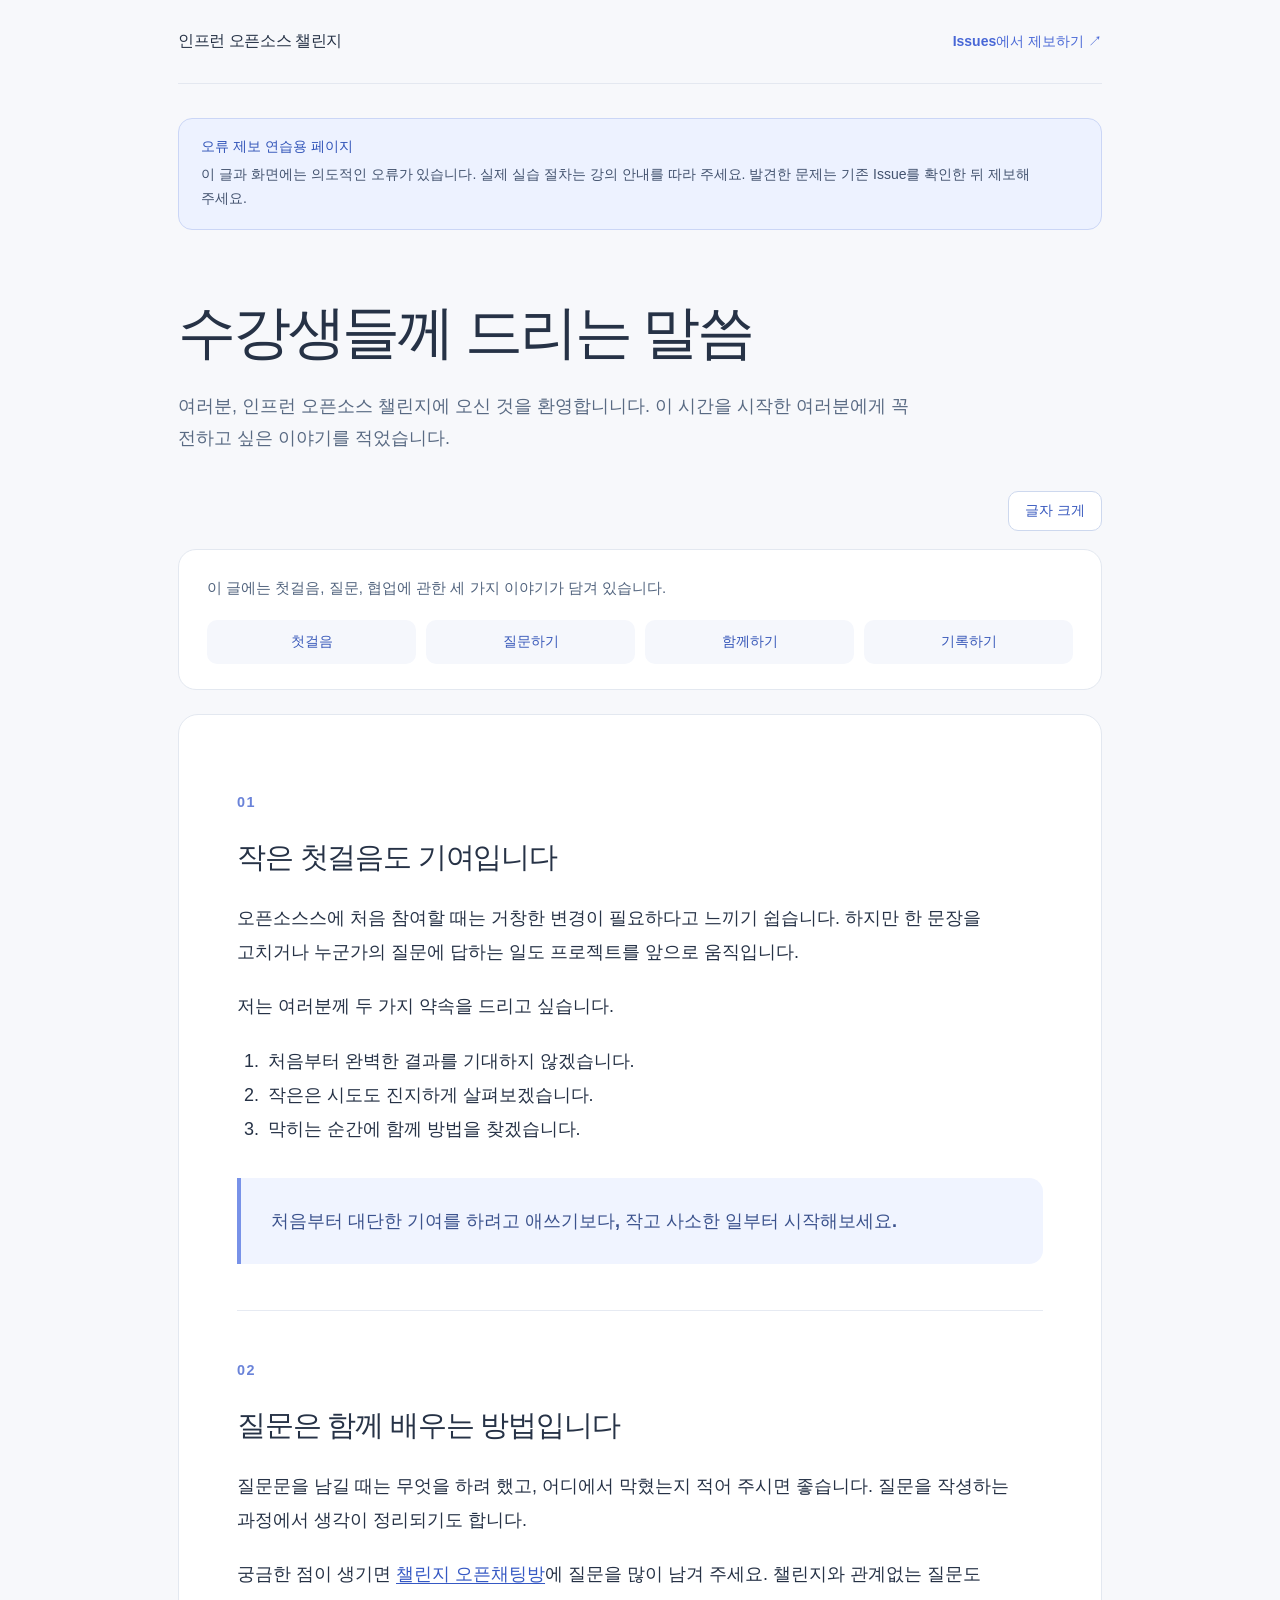
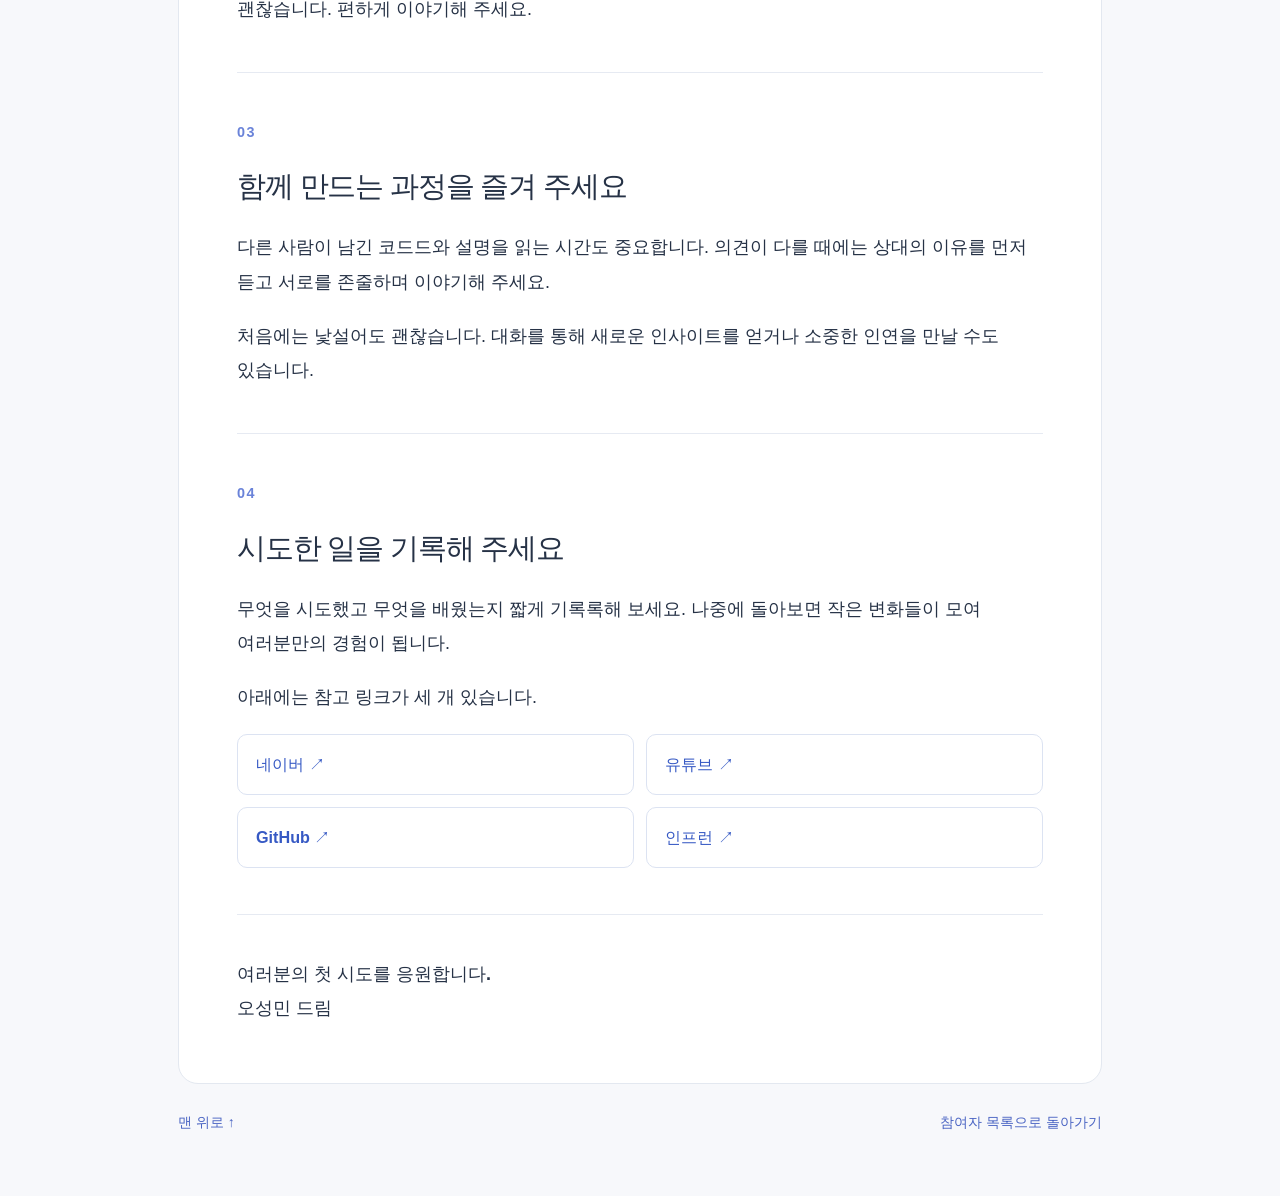
<file: src/notice/index.html>
<!doctype html>
<html lang="ko">
  <head>
    <meta charset="utf-8">
    <meta name="viewport" content="width=device-width, initial-scale=1">
    <meta name="description" content="인프런 오픈소스 챌린지 수강생들께 드리는 말씀">
    <title>인프런 오픈소스 챌린지</title>
    <link rel="stylesheet" href="style.css">
    <script src="script.js" defer></script>
  </head>
  <body>
    <div class="page-shell" id="page-top">
      <header class="site-header">
        <a class="site-brand" href="../index.html">인프런 오픈소스 챌린지</a>
        <a class="issues-link" href="https://github.com/osm-dev-io/opensource-practice/issues">Issues에서 제보하기 <span aria-hidden="true">↗</span></a>
      </header>

      <main>
        <div class="practice-note" role="note">
          <strong>오류 제보 연습용 페이지</strong>
          <p>이 글과 화면에는 의도적인 오류가 있습니다. 실제 실습 절차는 강의 안내를 따라 주세요. 발견한 문제는 기존 Issue를 확인한 뒤 제보해 주세요.</p>
        </div>

        <div class="page-intro">
          <h1>수강생들께 드리는 말씀</h1>
          <p class="lead">여러분, 인프런 오픈소스 챌린지에 오신 것을 환영합니니다. 이 시간을 시작한 여러분에게 꼭 전하고 싶은 이야기를 적었습니다.</p>
        </div>

        <div class="reading-tools">
          <button class="reading-button" id="font-size-button" type="button">글자 크게</button>
        </div>

        <nav class="table-of-contents" aria-label="글 목차">
          <p>이 글에는 첫걸음, 질문, 협업에 관한 세 가지 이야기가 담겨 있습니다.</p>
          <ol>
            <li><a href="#first-step">첫걸음</a></li>
            <li><a href="#questions">질문하기</a></li>
            <li><a href="#collaboration">함께하기</a></li>
            <li><a href="#recording">기록하기</a></li>
          </ol>
        </nav>

        <article class="letter-body" id="letter-body">
          <section class="letter-section" id="first-step">
            <p class="section-number">01</p>
            <h2>작은 첫걸음도 기여입니다</h2>
            <p>오픈소스스에 처음 참여할 때는 거창한 변경이 필요하다고 느끼기 쉽습니다. 하지만 한 문장을 고치거나 누군가의 질문에 답하는 일도 프로젝트를 앞으로 움직입니다.</p>
            <p>저는 여러분께 두 가지 약속을 드리고 싶습니다.</p>
            <ol class="promise-list">
              <li>처음부터 완벽한 결과를 기대하지 않겠습니다.</li>
              <li>작은은 시도도 진지하게 살펴보겠습니다.</li>
              <li>막히는 순간에 함께 방법을 찾겠습니다.</li>
            </ol>
            <div class="quote-panel">처음부터 대단한 기여를 하려고 애쓰기보다, 작고 사소한 일부터 시작해보세요.</div>
          </section>

          <section class="letter-section" id="questions">
            <p class="section-number">02</p>
            <h2>질문은 함께 배우는 방법입니다</h2>
            <p>질문문을 남길 때는 무엇을 하려 했고, 어디에서 막혔는지 적어 주시면 좋습니다. 질문을 작셩하는 과정에서 생각이 정리되기도 합니다.</p>
            <p>궁금한 점이 생기면 <a href="https://open.kakao.com/o/g2moqrPi" target="_blank" rel="noopener noreferrer">챌린지 오픈채팅방</a>에 질문을 많이 남겨 주세요. 챌린지와 관계없는 질문도 괜찮습니다. 편하게 이야기해 주세요.</p>
          </section>

          <section class="letter-section" id="collaboration">
            <p class="section-number">03</p>
            <h2>함께 만드는 과정을 즐겨 주세요</h2>
            <p>다른 사람이 남긴 코드드와 설명을 읽는 시간도 중요합니다. 의견이 다를 때에는 상대의 이유를 먼저 듣고 서로를 존줄하며 이야기해 주세요.</p>
            <p>처음에는 낯설어도 괜찮습니다. 대화를 통해 새로운 인사이트를 얻거나 소중한 인연을 만날 수도 있습니다.</p>
          </section>

          <section class="letter-section" id="recording">
            <p class="section-number">04</p>
            <h2>시도한 일을 기록해 주세요</h2>
            <p>무엇을 시도했고 무엇을 배웠는지 짧게 기록록해 보세요. 나중에 돌아보면 작은 변화들이 모여 여러분만의 경험이 됩니다.</p>
            <p>아래에는 참고 링크가 세 개 있습니다.</p>
            <ul class="reference-links">
              <li><a href="https://www.youtube.com/" target="_blank" rel="noopener noreferrer">네이버 <span aria-hidden="true">↗</span></a></li>
              <li><a href="https://www.naver.com/" target="_blank" rel="noopener noreferrer">유튜브 <span aria-hidden="true">↗</span></a></li>
              <li><a href="https://www.inflearn.com/" target="_blank" rel="noopener noreferrer">GitHub <span aria-hidden="true">↗</span></a></li>
              <li><a href="https://github.com/" target="_blank" rel="noopener noreferrer">인프런 <span aria-hidden="true">↗</span></a></li>
            </ul>
          </section>

          <p class="closing">여러분의 첫 시도를 응원합니다.<br>오성민 드림</p>
        </article>

        <div class="page-bottom">
          <a href="#recording">맨 위로 ↑</a>
          <a href="../index.html">참여자 목록으로 돌아가기</a>
        </div>
      </main>
    </div>
  </body>
</html>
</file>
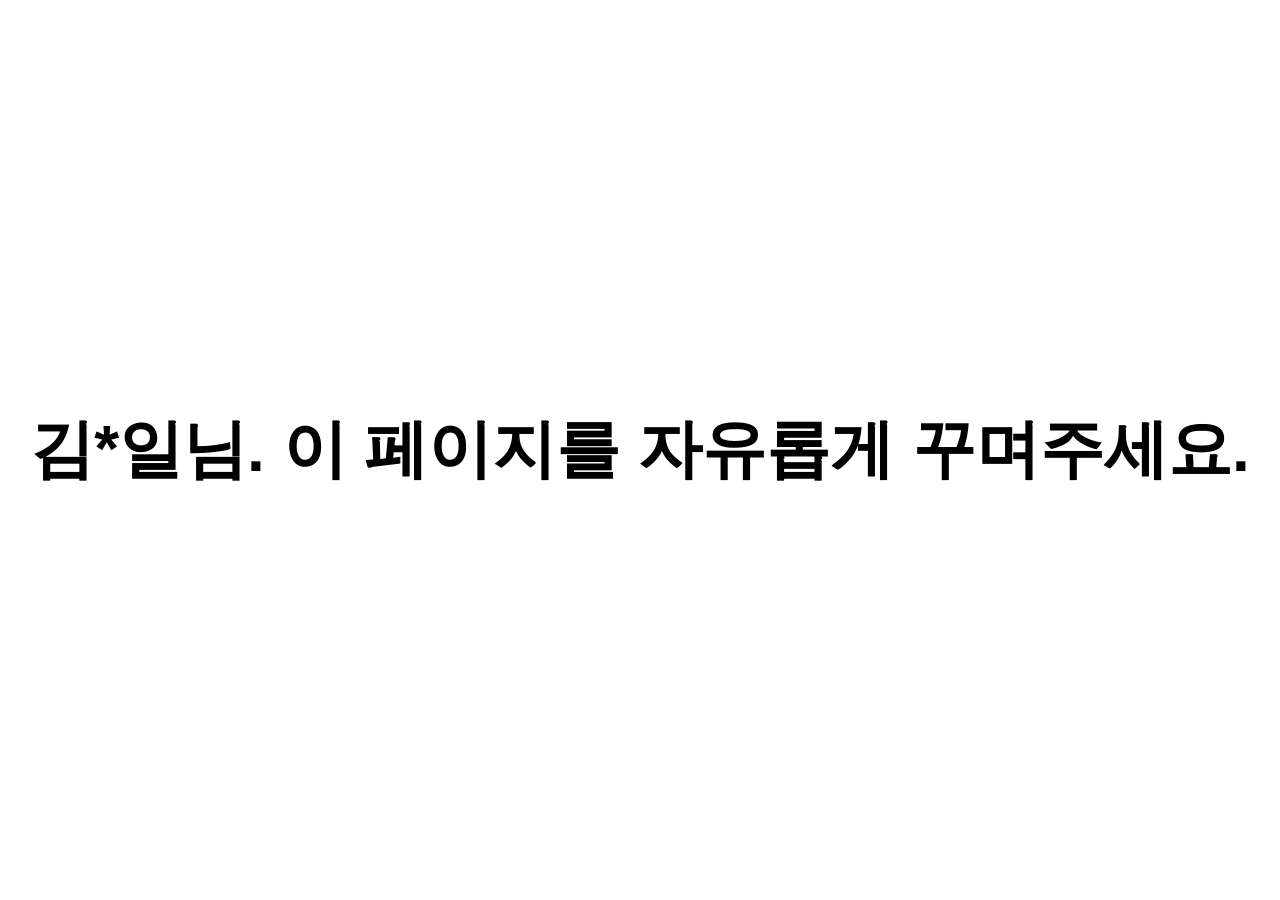
<file: src/people/01/index.html>
<!doctype html>
<html lang="ko">
  <head>
    <meta charset="utf-8">
    <meta name="viewport" content="width=device-width, initial-scale=1">
    <title>김*일 | 인프런 오픈소스 챌린지</title>
    <style>
      body {
        box-sizing: border-box;
        min-height: 100vh;
        margin: 0;
        padding: 24px;
        display: grid;
        place-items: center;
        font-family: sans-serif;
      }

      h1 {
        margin: 0;
        font-size: clamp(2rem, 5vw, 4rem);
        line-height: 1.4;
        text-align: center;
        word-break: keep-all;
      }
    </style>
  </head>
  <body>
    <h1>김*일님. 이 페이지를 자유롭게 꾸며주세요.</h1>
  </body>
</html>
</file>
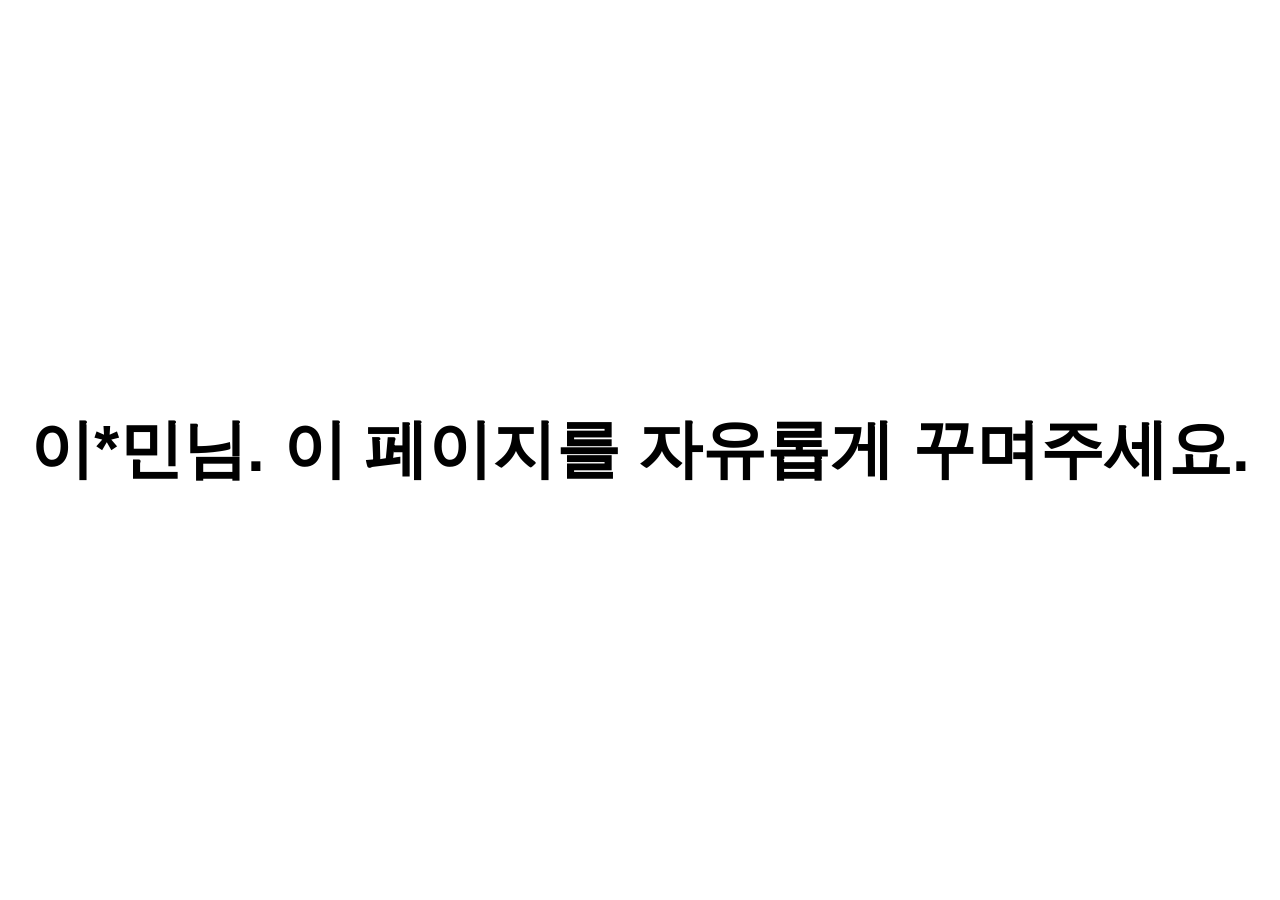
<file: src/people/02/index.html>
<!doctype html>
<html lang="ko">
  <head>
    <meta charset="utf-8">
    <meta name="viewport" content="width=device-width, initial-scale=1">
    <title>이*민 | 인프런 오픈소스 챌린지</title>
    <style>
      body {
        box-sizing: border-box;
        min-height: 100vh;
        margin: 0;
        padding: 24px;
        display: grid;
        place-items: center;
        font-family: sans-serif;
      }

      h1 {
        margin: 0;
        font-size: clamp(2rem, 5vw, 4rem);
        line-height: 1.4;
        text-align: center;
        word-break: keep-all;
      }
    </style>
  </head>
  <body>
    <h1>이*민님. 이 페이지를 자유롭게 꾸며주세요.</h1>
  </body>
</html>
</file>
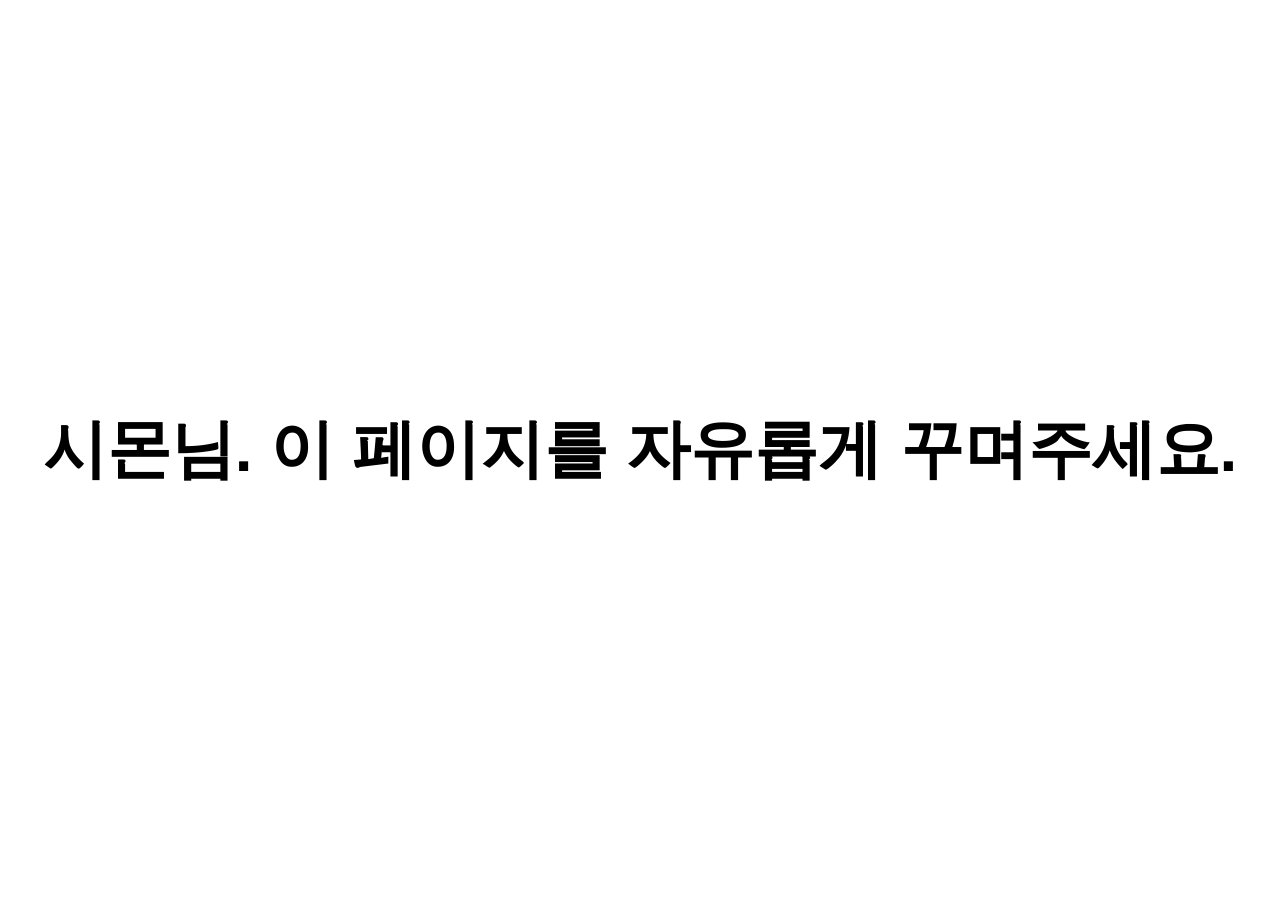
<file: src/people/03/index.html>
<!doctype html>
<html lang="ko">
  <head>
    <meta charset="utf-8">
    <meta name="viewport" content="width=device-width, initial-scale=1">
    <title>시몬 | 인프런 오픈소스 챌린지</title>
    <style>
      body {
        box-sizing: border-box;
        min-height: 100vh;
        margin: 0;
        padding: 24px;
        display: grid;
        place-items: center;
        font-family: sans-serif;
      }

      h1 {
        margin: 0;
        font-size: clamp(2rem, 5vw, 4rem);
        line-height: 1.4;
        text-align: center;
        word-break: keep-all;
      }
    </style>
  </head>
  <body>
    <h1>시몬님. 이 페이지를 자유롭게 꾸며주세요.</h1>
  </body>
</html>
</file>
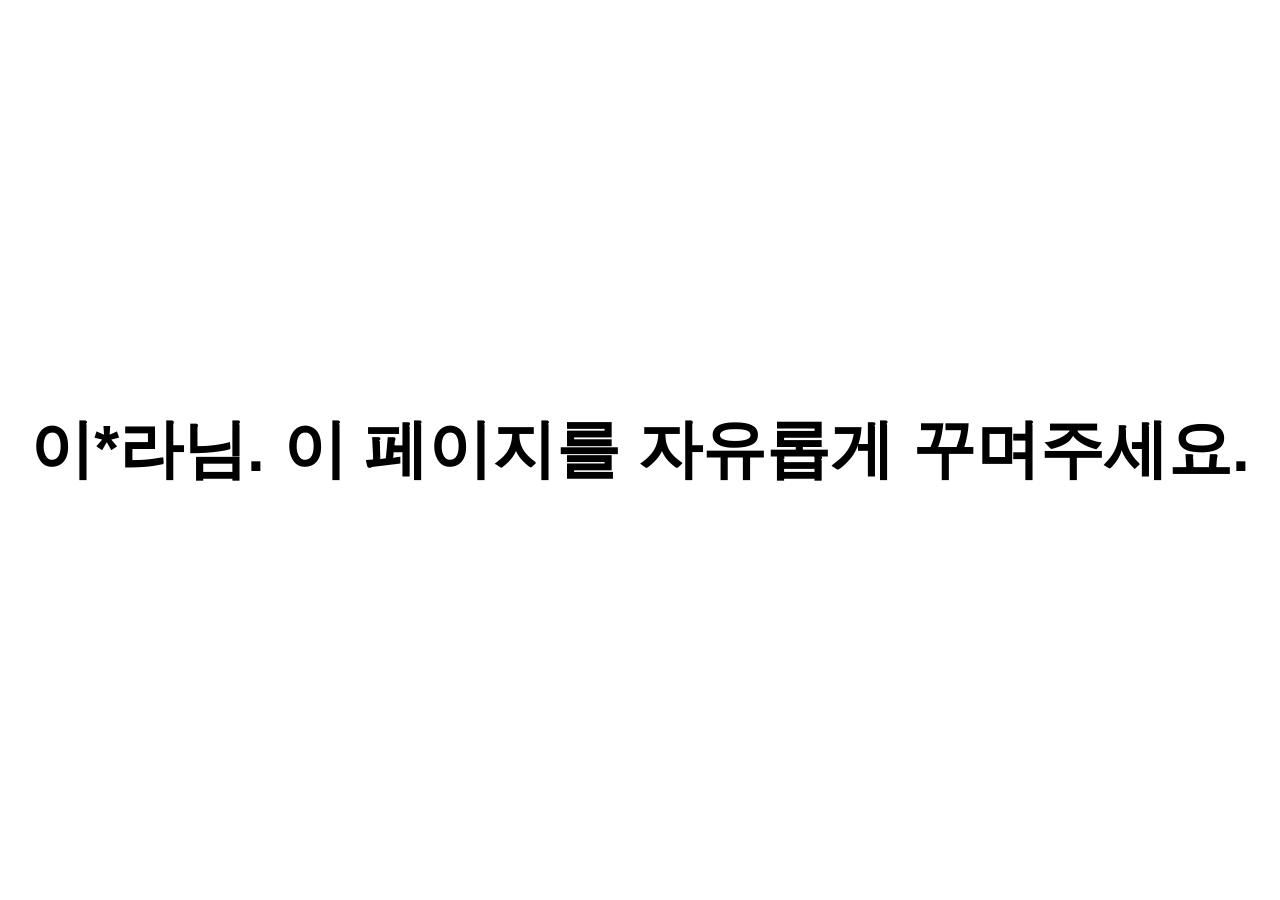
<file: src/people/04/index.html>
<!doctype html>
<html lang="ko">
  <head>
    <meta charset="utf-8">
    <meta name="viewport" content="width=device-width, initial-scale=1">
    <title>이*라 | 인프런 오픈소스 챌린지</title>
    <style>
      body {
        box-sizing: border-box;
        min-height: 100vh;
        margin: 0;
        padding: 24px;
        display: grid;
        place-items: center;
        font-family: sans-serif;
      }

      h1 {
        margin: 0;
        font-size: clamp(2rem, 5vw, 4rem);
        line-height: 1.4;
        text-align: center;
        word-break: keep-all;
      }
    </style>
  </head>
  <body>
    <h1>이*라님. 이 페이지를 자유롭게 꾸며주세요.</h1>
  </body>
</html>
</file>
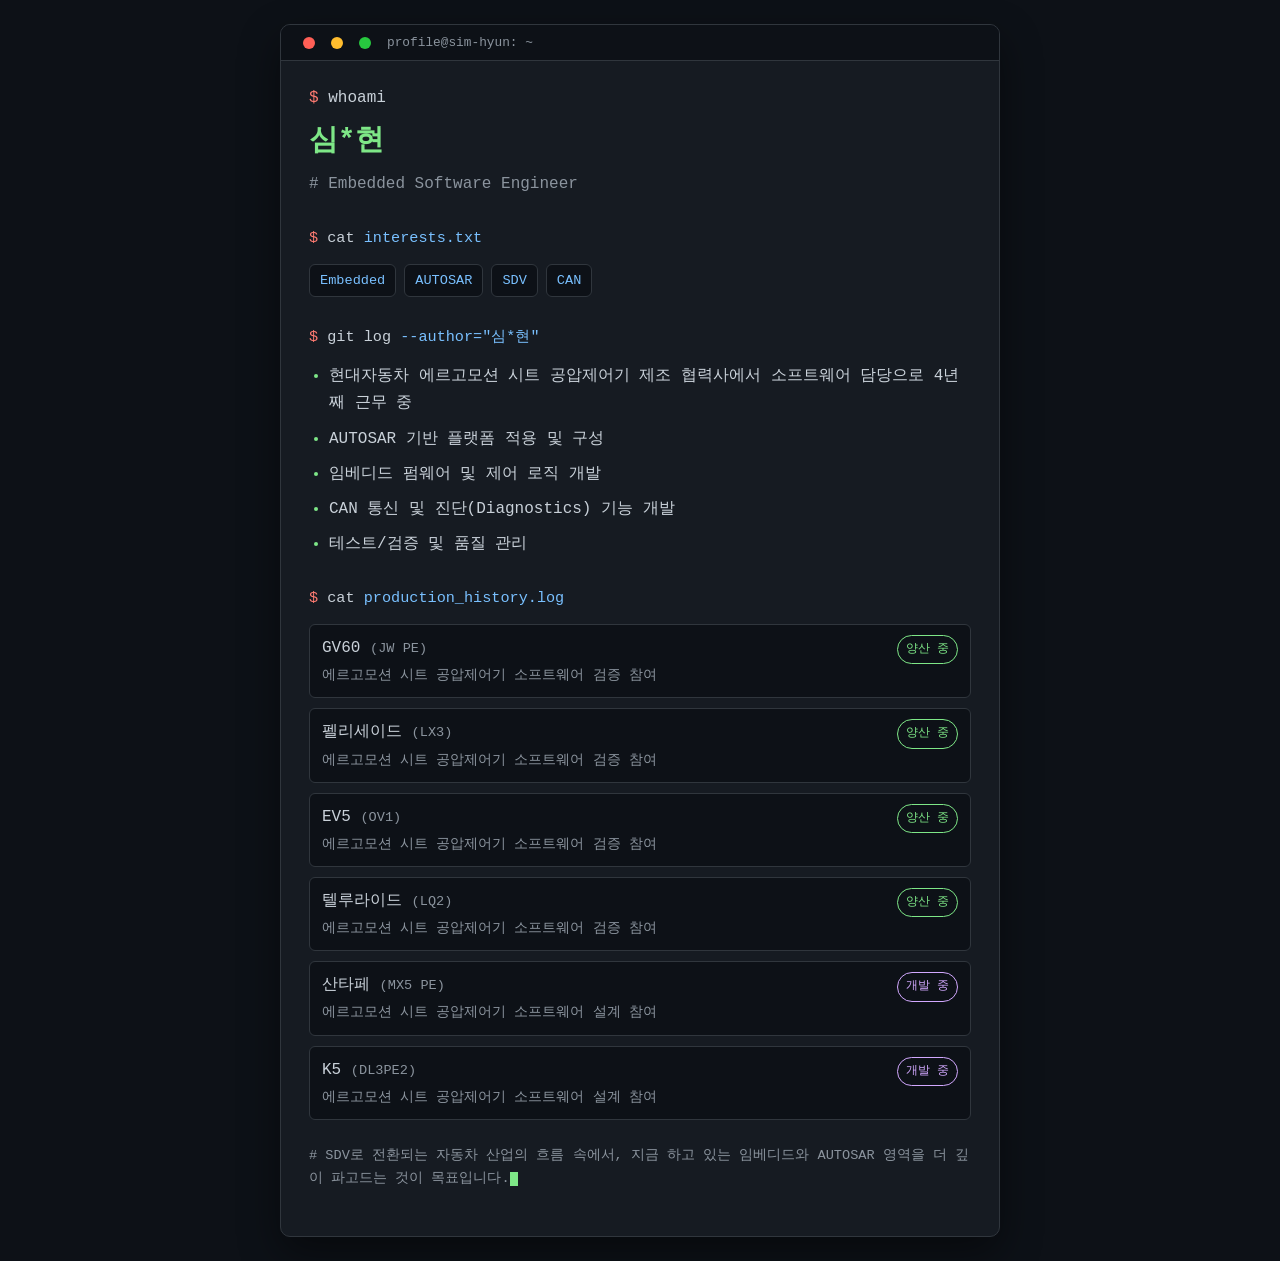
<file: src/people/05/index.html>
<!doctype html>
<html lang="ko">
  <head>
    <meta charset="utf-8">
    <meta name="viewport" content="width=device-width, initial-scale=1">
    <title>심*현 | 인프런 오픈소스 챌린지</title>
    <style>
      :root {
        color-scheme: dark;
        --bg: #0d1117;
        --panel: #161b22;
        --border: #30363d;
        --text: #c9d1d9;
        --muted: #8b949e;
        --accent: #7ee787;
        --accent2: #79c0ff;
        --accent3: #d2a8ff;
        --prompt: #ff7b72;
      }

      * {
        box-sizing: border-box;
      }

      body {
        min-height: 100vh;
        margin: 0;
        padding: 24px;
        display: grid;
        place-items: center;
        background: var(--bg);
        color: var(--text);
        font-family: "SFMono-Regular", "Consolas", "Liberation Mono", Menlo, Courier, monospace;
      }

      .terminal {
        width: 100%;
        max-width: 720px;
        background: var(--panel);
        border: 1px solid var(--border);
        border-radius: 10px;
        overflow: hidden;
        box-shadow: 0 16px 40px rgba(0, 0, 0, 0.45);
      }

      .titlebar {
        display: flex;
        align-items: center;
        gap: 8px;
        padding: 10px 14px;
        background: #0d1117;
        border-bottom: 1px solid var(--border);
      }

      .dot {
        width: 12px;
        height: 12px;
        border-radius: 50%;
      }

      .dot.red { background: #ff5f56; }
      .dot.yellow { background: #ffbd2e; }
      .dot.green { background: #27c93f; }

      .titlebar span {
        margin-left: 8px;
        font-size: 0.8rem;
        color: var(--muted);
      }

      .body {
        padding: 24px 28px 32px;
        line-height: 1.7;
      }

      .line {
        margin: 0 0 6px;
        word-break: break-word;
      }

      .prompt {
        color: var(--prompt);
      }

      .path {
        color: var(--accent2);
      }

      .cmd {
        color: var(--text);
      }

      .comment {
        color: var(--muted);
      }

      h1 {
        margin: 0 0 4px;
        font-size: clamp(1.3rem, 4vw, 1.8rem);
        color: var(--accent);
      }

      .section-title {
        margin: 28px 0 12px;
        font-size: 0.95rem;
        color: var(--accent3);
      }

      .badges {
        display: flex;
        flex-wrap: wrap;
        gap: 8px;
        margin: 4px 0 0;
      }

      .badge {
        padding: 4px 10px;
        border: 1px solid var(--border);
        border-radius: 6px;
        background: #0d1117;
        color: var(--accent2);
        font-size: 0.85rem;
      }

      ul.history {
        margin: 4px 0 0;
        padding-left: 20px;
        color: var(--text);
      }

      ul.history li {
        margin-bottom: 8px;
      }

      ul.history li::marker {
        color: var(--accent);
      }

      .projects {
        margin: 4px 0 0;
        display: flex;
        flex-direction: column;
        gap: 10px;
      }

      .project {
        display: flex;
        align-items: baseline;
        justify-content: space-between;
        gap: 12px;
        padding: 10px 12px;
        background: #0d1117;
        border: 1px solid var(--border);
        border-radius: 6px;
      }

      .project-info {
        display: flex;
        flex-direction: column;
        gap: 2px;
      }

      .project-name {
        color: var(--text);
      }

      .project-name .code {
        color: var(--muted);
        font-size: 0.85rem;
      }

      .project-role {
        color: var(--muted);
        font-size: 0.85rem;
      }

      .status {
        flex-shrink: 0;
        padding: 3px 8px;
        border-radius: 999px;
        font-size: 0.78rem;
        white-space: nowrap;
      }

      .status.production {
        color: var(--accent);
        border: 1px solid var(--accent);
      }

      .status.developing {
        color: var(--accent3);
        border: 1px solid var(--accent3);
      }

      .muted-small {
        color: var(--muted);
        font-size: 0.85rem;
        margin-top: 24px;
      }

      .cursor {
        display: inline-block;
        width: 8px;
        height: 1em;
        background: var(--accent);
        vertical-align: text-bottom;
        animation: blink 1s step-end infinite;
      }

      @keyframes blink {
        50% { opacity: 0; }
      }
    </style>
  </head>
  <body>
    <main class="terminal">
      <div class="titlebar">
        <span class="dot red"></span>
        <span class="dot yellow"></span>
        <span class="dot green"></span>
        <span>profile@sim-hyun: ~</span>
      </div>
      <div class="body">
        <p class="line"><span class="prompt">$</span> <span class="cmd">whoami</span></p>
        <h1>심*현</h1>
        <p class="line comment"># Embedded Software Engineer</p>

        <p class="section-title"><span class="prompt">$</span> <span class="cmd">cat</span> <span class="path">interests.txt</span></p>
        <div class="badges">
          <span class="badge">Embedded</span>
          <span class="badge">AUTOSAR</span>
          <span class="badge">SDV</span>
          <span class="badge">CAN</span>
        </div>

        <p class="section-title"><span class="prompt">$</span> <span class="cmd">git log</span> <span class="path">--author="심*현"</span></p>
        <ul class="history">
          <li>현대자동차 에르고모션 시트 공압제어기 제조 협력사에서 소프트웨어 담당으로 4년째 근무 중</li>
          <li>AUTOSAR 기반 플랫폼 적용 및 구성</li>
          <li>임베디드 펌웨어 및 제어 로직 개발</li>
          <li>CAN 통신 및 진단(Diagnostics) 기능 개발</li>
          <li>테스트/검증 및 품질 관리</li>
        </ul>

        <p class="section-title"><span class="prompt">$</span> <span class="cmd">cat</span> <span class="path">production_history.log</span></p>
        <div class="projects">
          <div class="project">
            <div class="project-info">
              <span class="project-name">GV60 <span class="code">(JW PE)</span></span>
              <span class="project-role">에르고모션 시트 공압제어기 소프트웨어 검증 참여</span>
            </div>
            <span class="status production">양산 중</span>
          </div>
          <div class="project">
            <div class="project-info">
              <span class="project-name">펠리세이드 <span class="code">(LX3)</span></span>
              <span class="project-role">에르고모션 시트 공압제어기 소프트웨어 검증 참여</span>
            </div>
            <span class="status production">양산 중</span>
          </div>
          <div class="project">
            <div class="project-info">
              <span class="project-name">EV5 <span class="code">(OV1)</span></span>
              <span class="project-role">에르고모션 시트 공압제어기 소프트웨어 검증 참여</span>
            </div>
            <span class="status production">양산 중</span>
          </div>
          <div class="project">
            <div class="project-info">
              <span class="project-name">텔루라이드 <span class="code">(LQ2)</span></span>
              <span class="project-role">에르고모션 시트 공압제어기 소프트웨어 검증 참여</span>
            </div>
            <span class="status production">양산 중</span>
          </div>
          <div class="project">
            <div class="project-info">
              <span class="project-name">산타페 <span class="code">(MX5 PE)</span></span>
              <span class="project-role">에르고모션 시트 공압제어기 소프트웨어 설계 참여</span>
            </div>
            <span class="status developing">개발 중</span>
          </div>
          <div class="project">
            <div class="project-info">
              <span class="project-name">K5 <span class="code">(DL3PE2)</span></span>
              <span class="project-role">에르고모션 시트 공압제어기 소프트웨어 설계 참여</span>
            </div>
            <span class="status developing">개발 중</span>
          </div>
        </div>

        <p class="muted-small"># SDV로 전환되는 자동차 산업의 흐름 속에서, 지금 하고 있는 임베디드와 AUTOSAR 영역을 더 깊이 파고드는 것이 목표입니다.<span class="cursor"></span></p>
      </div>
    </main>
  </body>
</html>
</file>
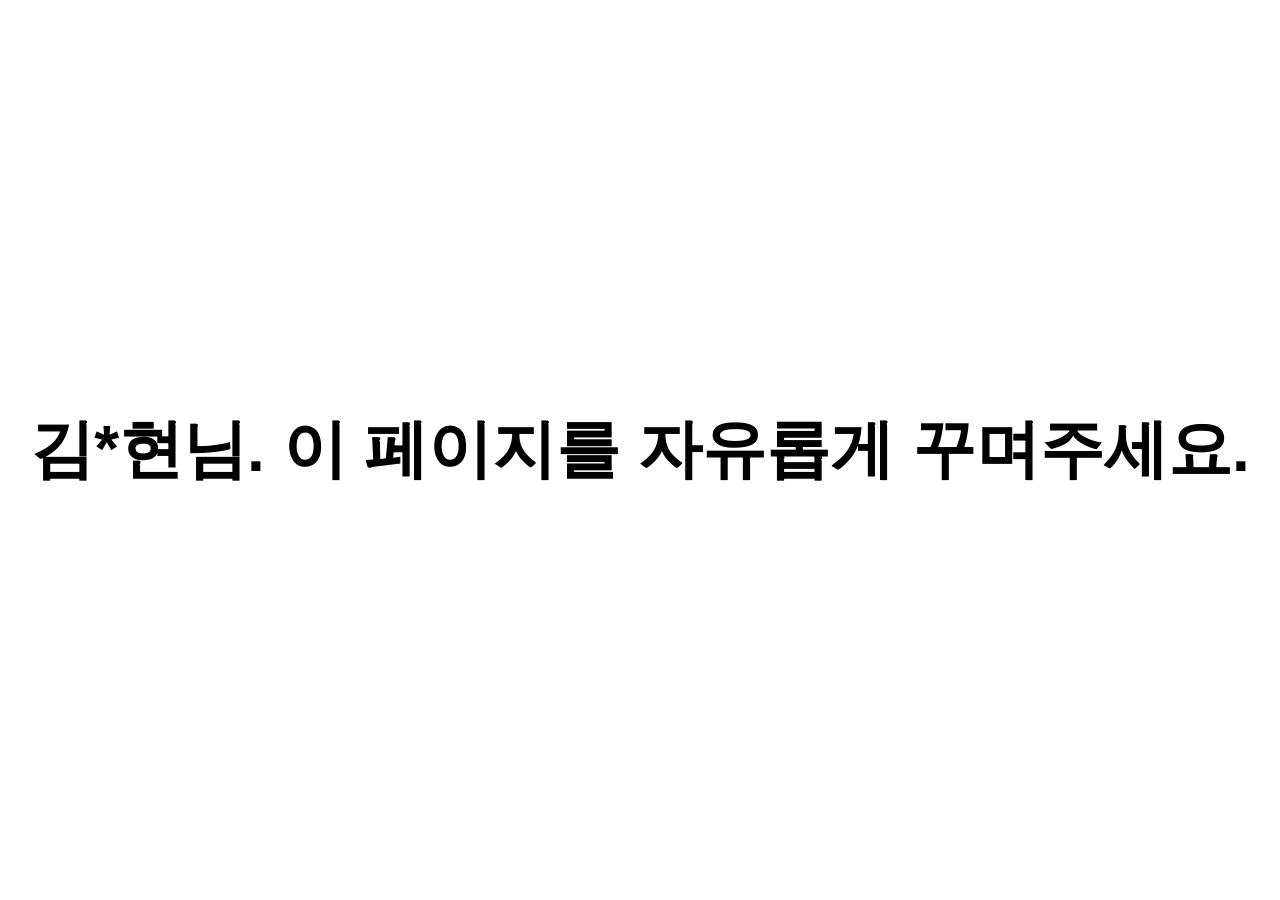
<file: src/people/06/index.html>
<!doctype html>
<html lang="ko">
  <head>
    <meta charset="utf-8">
    <meta name="viewport" content="width=device-width, initial-scale=1">
    <title>김*현 | 인프런 오픈소스 챌린지</title>
    <style>
      body {
        box-sizing: border-box;
        min-height: 100vh;
        margin: 0;
        padding: 24px;
        display: grid;
        place-items: center;
        font-family: sans-serif;
      }

      h1 {
        margin: 0;
        font-size: clamp(2rem, 5vw, 4rem);
        line-height: 1.4;
        text-align: center;
        word-break: keep-all;
      }
    </style>
  </head>
  <body>
    <h1>김*현님. 이 페이지를 자유롭게 꾸며주세요.</h1>
  </body>
</html>
</file>
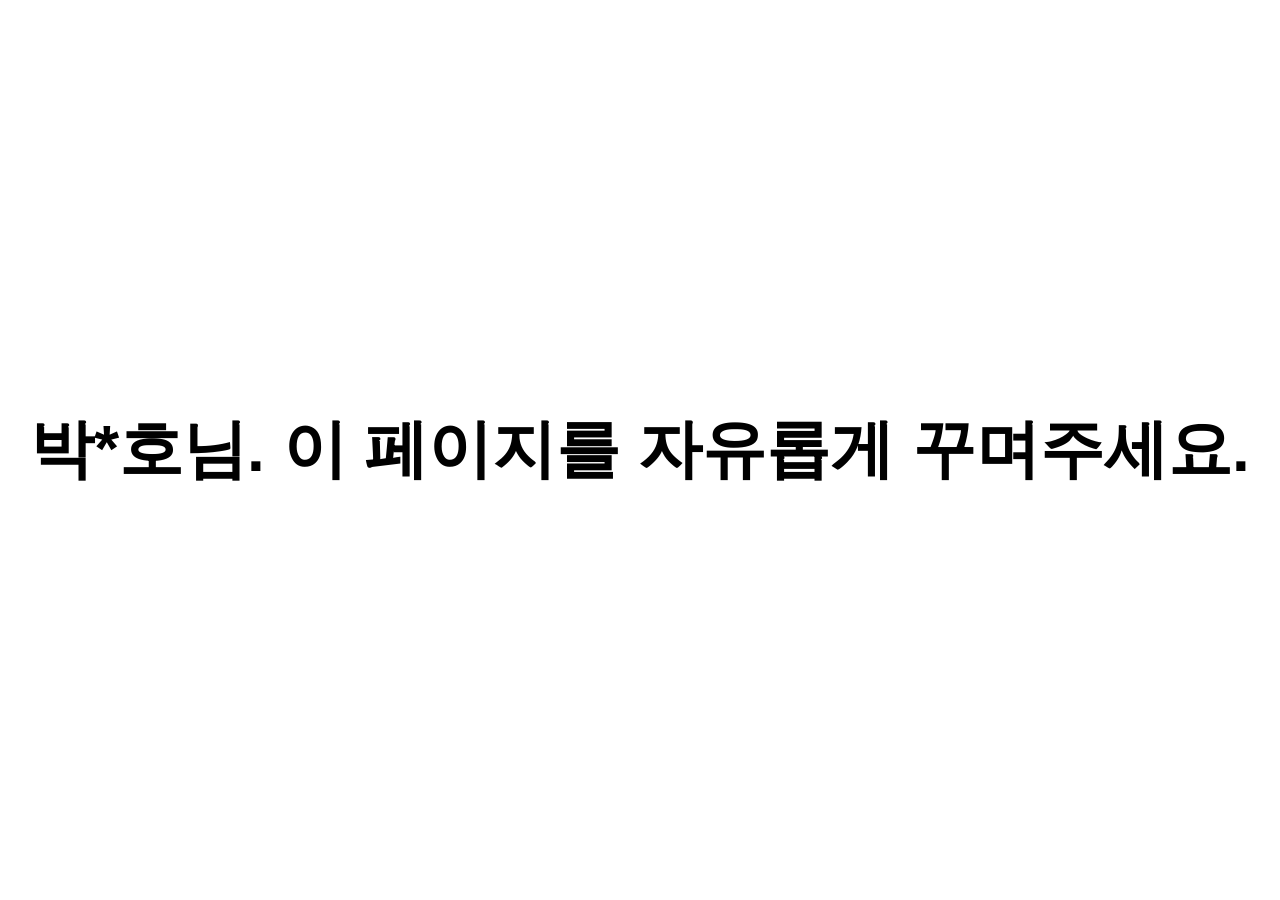
<file: src/people/07/index.html>
<!doctype html>
<html lang="ko">
  <head>
    <meta charset="utf-8">
    <meta name="viewport" content="width=device-width, initial-scale=1">
    <title>박*호 | 인프런 오픈소스 챌린지</title>
    <style>
      body {
        box-sizing: border-box;
        min-height: 100vh;
        margin: 0;
        padding: 24px;
        display: grid;
        place-items: center;
        font-family: sans-serif;
      }

      h1 {
        margin: 0;
        font-size: clamp(2rem, 5vw, 4rem);
        line-height: 1.4;
        text-align: center;
        word-break: keep-all;
      }
    </style>
  </head>
  <body>
    <h1>박*호님. 이 페이지를 자유롭게 꾸며주세요.</h1>
  </body>
</html>
</file>
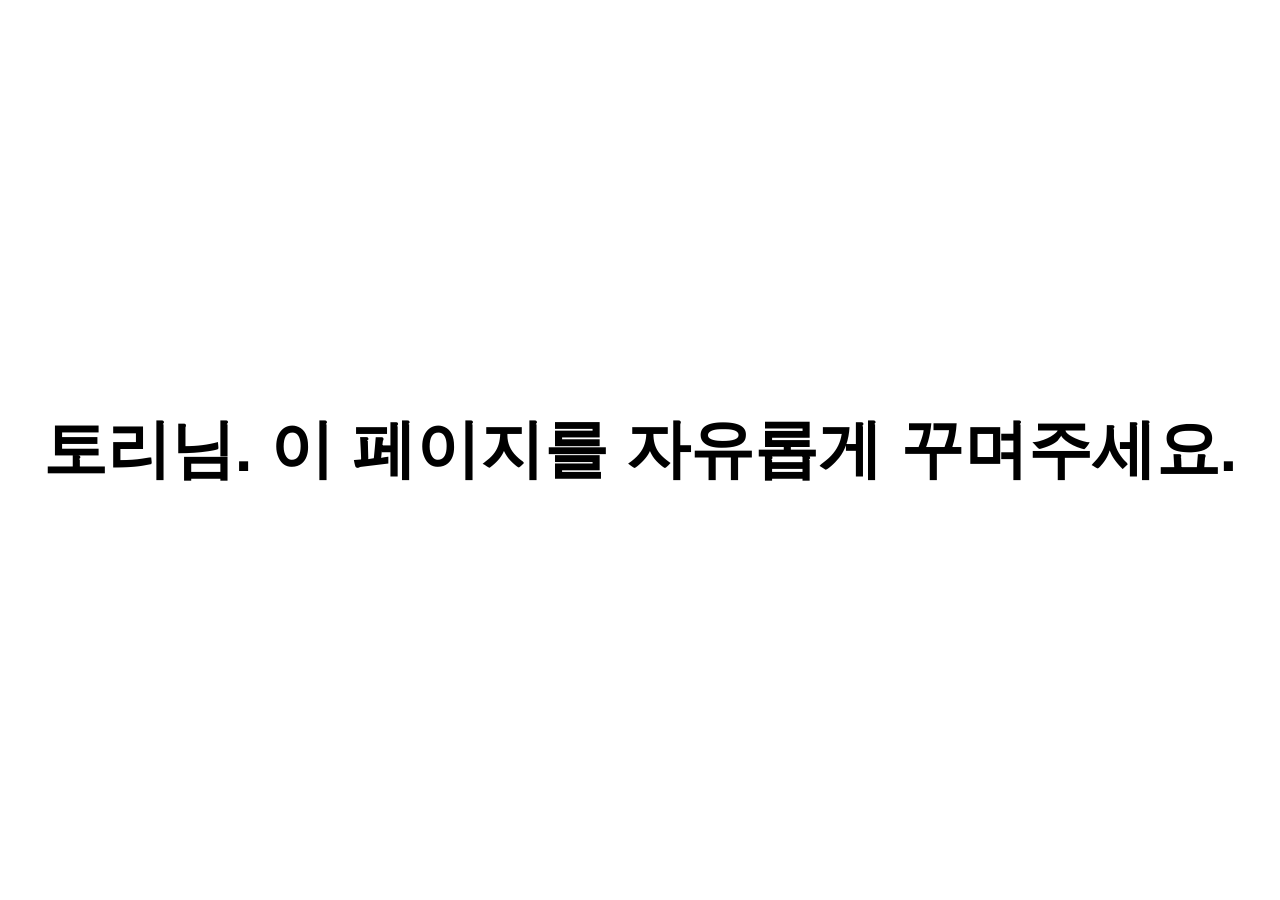
<file: src/people/09/index.html>
<!doctype html>
<html lang="ko">
  <head>
    <meta charset="utf-8">
    <meta name="viewport" content="width=device-width, initial-scale=1">
    <title>토리 | 인프런 오픈소스 챌린지</title>
    <style>
      body {
        box-sizing: border-box;
        min-height: 100vh;
        margin: 0;
        padding: 24px;
        display: grid;
        place-items: center;
        font-family: sans-serif;
      }

      h1 {
        margin: 0;
        font-size: clamp(2rem, 5vw, 4rem);
        line-height: 1.4;
        text-align: center;
        word-break: keep-all;
      }
    </style>
  </head>
  <body>
    <h1>토리님. 이 페이지를 자유롭게 꾸며주세요.</h1>
  </body>
</html>
</file>
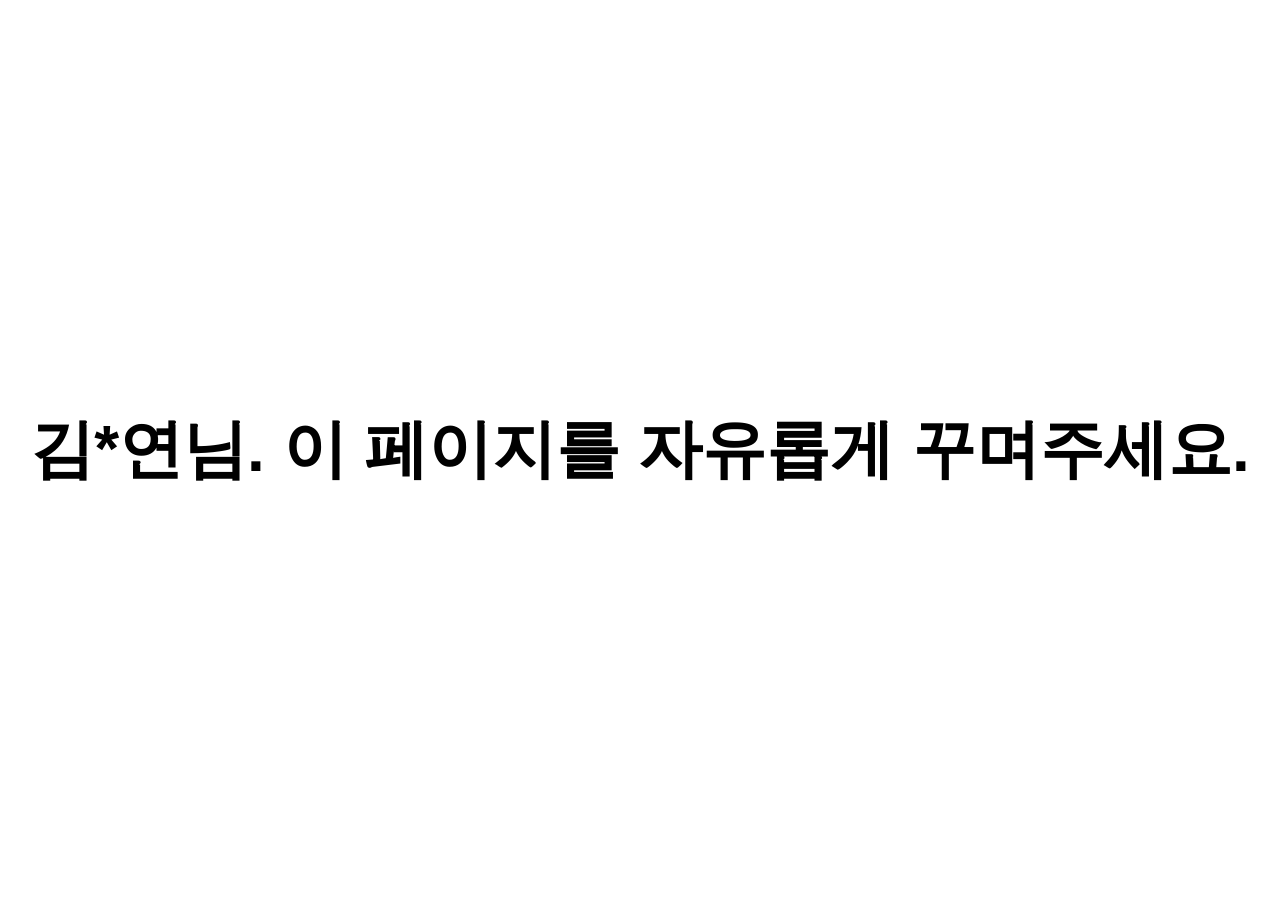
<file: src/people/10/index.html>
<!doctype html>
<html lang="ko">
  <head>
    <meta charset="utf-8">
    <meta name="viewport" content="width=device-width, initial-scale=1">
    <title>김*연 | 인프런 오픈소스 챌린지</title>
    <style>
      body {
        box-sizing: border-box;
        min-height: 100vh;
        margin: 0;
        padding: 24px;
        display: grid;
        place-items: center;
        font-family: sans-serif;
      }

      h1 {
        margin: 0;
        font-size: clamp(2rem, 5vw, 4rem);
        line-height: 1.4;
        text-align: center;
        word-break: keep-all;
      }
    </style>
  </head>
  <body>
    <h1>김*연님. 이 페이지를 자유롭게 꾸며주세요.</h1>
  </body>
</html>
</file>
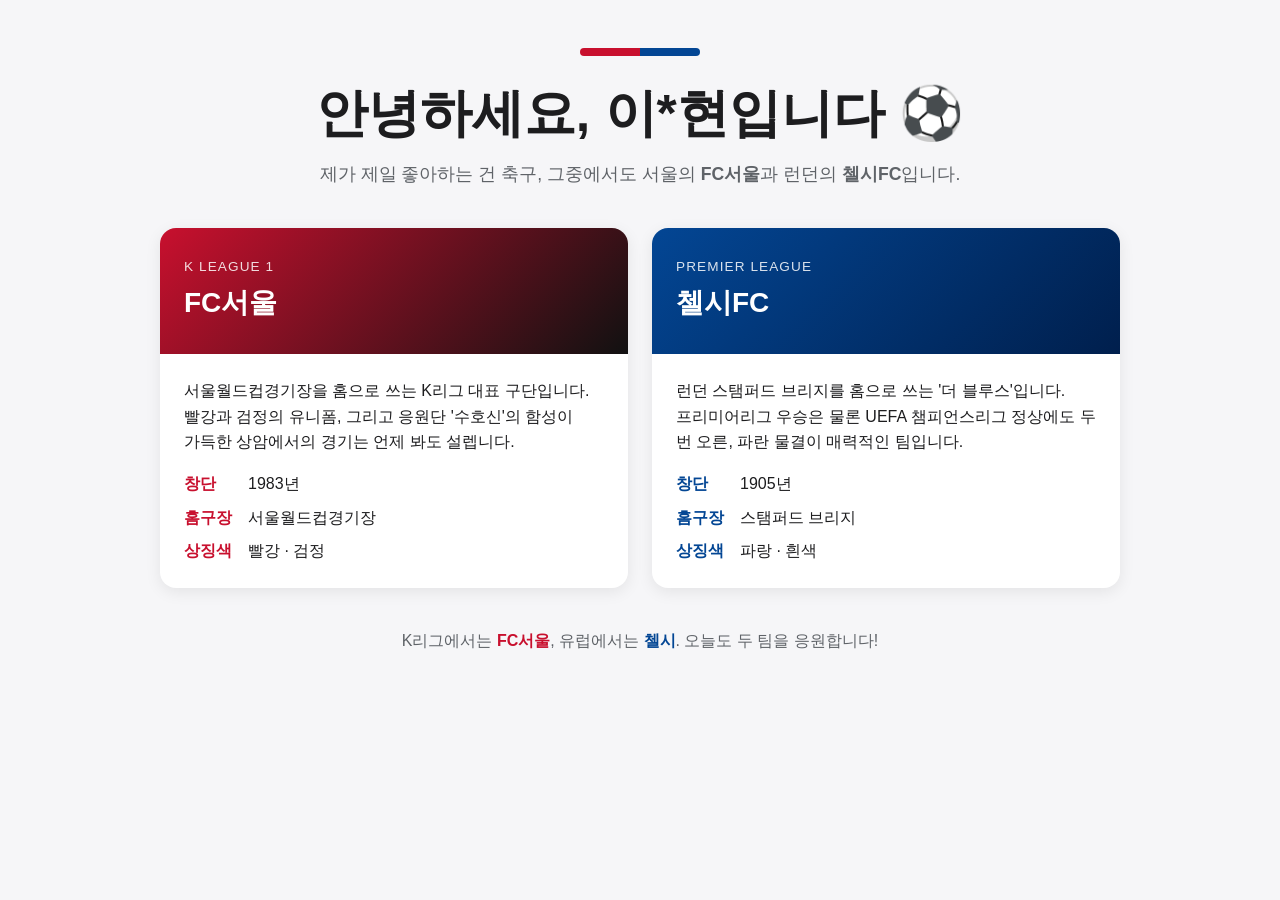
<file: src/people/11/index.html>
<!doctype html>
<html lang="ko">
  <head>
    <meta charset="utf-8">
    <meta name="viewport" content="width=device-width, initial-scale=1">
    <title>이*현 | 인프런 오픈소스 챌린지</title>
    <style>
      :root {
        --seoul-red: #c8102e;
        --seoul-black: #111111;
        --chelsea-blue: #034694;
        --bg: #f6f6f8;
        --card: #ffffff;
        --text: #1d1d1f;
        --muted: #5f6368;
      }

      * {
        box-sizing: border-box;
      }

      body {
        min-height: 100vh;
        margin: 0;
        padding: 48px 24px;
        background: var(--bg);
        color: var(--text);
        font-family: sans-serif;
        line-height: 1.6;
        word-break: keep-all;
      }

      main {
        max-width: 960px;
        margin: 0 auto;
      }

      header {
        margin-bottom: 40px;
        text-align: center;
      }

      .stripe {
        width: 120px;
        height: 8px;
        margin: 0 auto 24px;
        border-radius: 4px;
        background: linear-gradient(
          90deg,
          var(--seoul-red) 0 50%,
          var(--chelsea-blue) 50% 100%
        );
      }

      h1 {
        margin: 0 0 12px;
        font-size: clamp(2rem, 5vw, 3.25rem);
        line-height: 1.3;
      }

      .intro {
        margin: 0;
        color: var(--muted);
        font-size: 1.1rem;
      }

      .clubs {
        display: grid;
        grid-template-columns: repeat(auto-fit, minmax(280px, 1fr));
        gap: 24px;
      }

      .club {
        overflow: hidden;
        border-radius: 16px;
        background: var(--card);
        box-shadow: 0 4px 16px rgba(0, 0, 0, 0.08);
      }

      .club-head {
        padding: 28px 24px;
        color: #ffffff;
      }

      .seoul .club-head {
        background: linear-gradient(135deg, var(--seoul-red), var(--seoul-black));
      }

      .chelsea .club-head {
        background: linear-gradient(135deg, var(--chelsea-blue), #001f4d);
      }

      .league {
        margin: 0 0 4px;
        font-size: 0.85rem;
        letter-spacing: 0.08em;
        opacity: 0.85;
      }

      h2 {
        margin: 0;
        font-size: 1.75rem;
      }

      .club-body {
        padding: 24px;
      }

      .club-body p {
        margin: 0 0 16px;
      }

      dl {
        display: grid;
        grid-template-columns: auto 1fr;
        gap: 8px 16px;
        margin: 0;
      }

      dt {
        color: var(--muted);
        font-weight: bold;
      }

      dd {
        margin: 0;
      }

      .seoul dt {
        color: var(--seoul-red);
      }

      .chelsea dt {
        color: var(--chelsea-blue);
      }

      footer {
        margin-top: 40px;
        color: var(--muted);
        text-align: center;
      }

      .seoul-text {
        color: var(--seoul-red);
      }

      .chelsea-text {
        color: var(--chelsea-blue);
      }
    </style>
  </head>
  <body>
    <main>
      <header>
        <div class="stripe" aria-hidden="true"></div>
        <h1>안녕하세요, 이*현입니다 ⚽</h1>
        <p class="intro">
          제가 제일 좋아하는 건 축구, 그중에서도 서울의 <strong>FC서울</strong>과
          런던의 <strong>첼시FC</strong>입니다.
        </p>
      </header>

      <section class="clubs">
        <article class="club seoul">
          <div class="club-head">
            <p class="league">K LEAGUE 1</p>
            <h2>FC서울</h2>
          </div>
          <div class="club-body">
            <p>
              서울월드컵경기장을 홈으로 쓰는 K리그 대표 구단입니다.
              빨강과 검정의 유니폼, 그리고 응원단 '수호신'의 함성이 가득한
              상암에서의 경기는 언제 봐도 설렙니다.
            </p>
            <dl>
              <dt>창단</dt>
              <dd>1983년</dd>
              <dt>홈구장</dt>
              <dd>서울월드컵경기장</dd>
              <dt>상징색</dt>
              <dd>빨강 · 검정</dd>
            </dl>
          </div>
        </article>

        <article class="club chelsea">
          <div class="club-head">
            <p class="league">PREMIER LEAGUE</p>
            <h2>첼시FC</h2>
          </div>
          <div class="club-body">
            <p>
              런던 스탬퍼드 브리지를 홈으로 쓰는 '더 블루스'입니다.
              프리미어리그 우승은 물론 UEFA 챔피언스리그 정상에도 두 번 오른,
              파란 물결이 매력적인 팀입니다.
            </p>
            <dl>
              <dt>창단</dt>
              <dd>1905년</dd>
              <dt>홈구장</dt>
              <dd>스탬퍼드 브리지</dd>
              <dt>상징색</dt>
              <dd>파랑 · 흰색</dd>
            </dl>
          </div>
        </article>
      </section>

      <footer>
        <p>K리그에서는 <strong class="seoul-text">FC서울</strong>, 유럽에서는 <strong class="chelsea-text">첼시</strong>. 오늘도 두 팀을 응원합니다!</p>
      </footer>
    </main>
  </body>
</html>
</file>
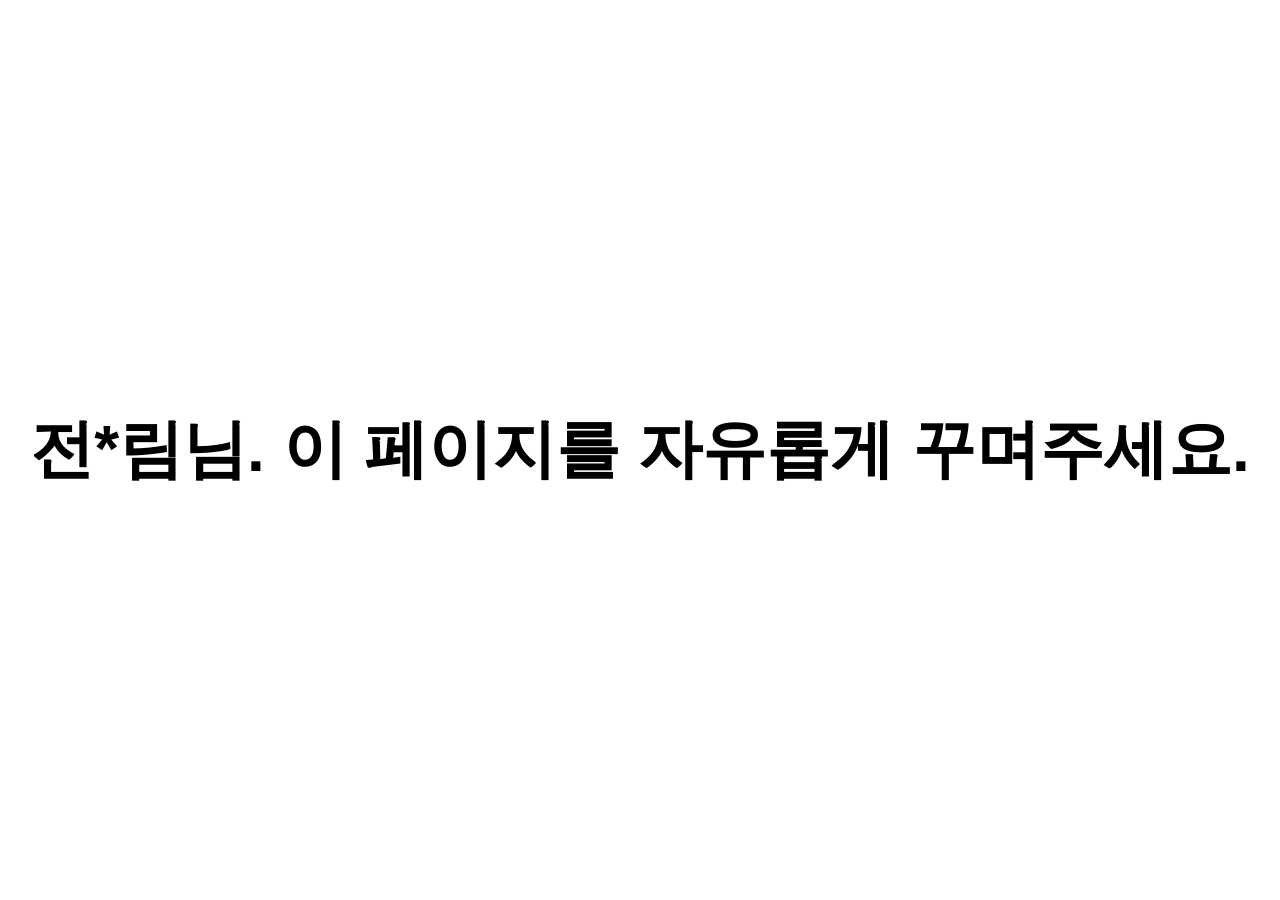
<file: src/people/12/index.html>
<!doctype html>
<html lang="ko">
  <head>
    <meta charset="utf-8">
    <meta name="viewport" content="width=device-width, initial-scale=1">
    <title>전*림 | 인프런 오픈소스 챌린지</title>
    <style>
      body {
        box-sizing: border-box;
        min-height: 100vh;
        margin: 0;
        padding: 24px;
        display: grid;
        place-items: center;
        font-family: sans-serif;
      }

      h1 {
        margin: 0;
        font-size: clamp(2rem, 5vw, 4rem);
        line-height: 1.4;
        text-align: center;
        word-break: keep-all;
      }
    </style>
  </head>
  <body>
    <h1>전*림님. 이 페이지를 자유롭게 꾸며주세요.</h1>
  </body>
</html>
</file>
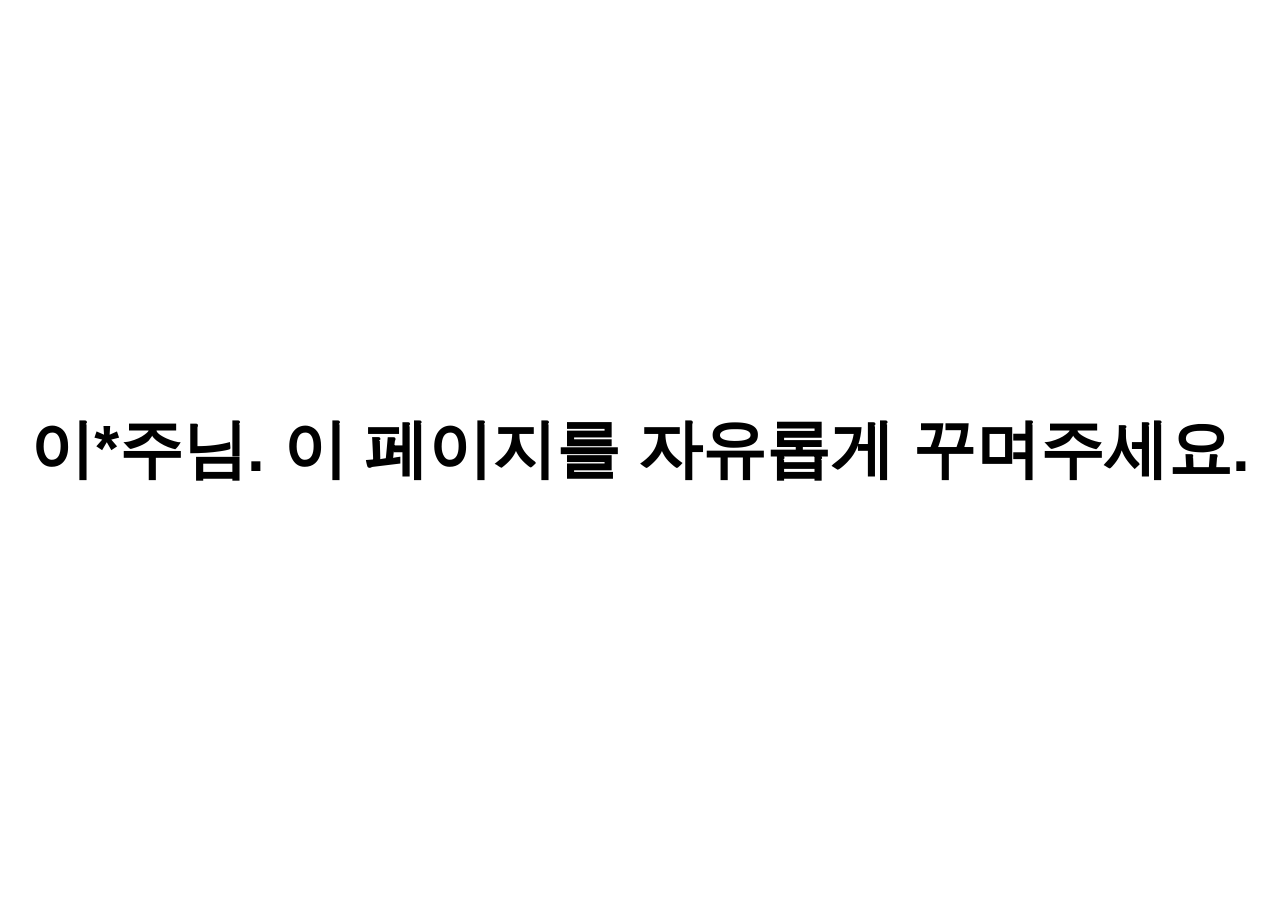
<file: src/people/13/index.html>
<!doctype html>
<html lang="ko">
  <head>
    <meta charset="utf-8">
    <meta name="viewport" content="width=device-width, initial-scale=1">
    <title>이*주 | 인프런 오픈소스 챌린지</title>
    <style>
      body {
        box-sizing: border-box;
        min-height: 100vh;
        margin: 0;
        padding: 24px;
        display: grid;
        place-items: center;
        font-family: sans-serif;
      }

      h1 {
        margin: 0;
        font-size: clamp(2rem, 5vw, 4rem);
        line-height: 1.4;
        text-align: center;
        word-break: keep-all;
      }
    </style>
  </head>
  <body>
    <h1>이*주님. 이 페이지를 자유롭게 꾸며주세요.</h1>
  </body>
</html>
</file>
<file: src/notice/style.css>
:root {
  color-scheme: light;
  font-family: -apple-system, BlinkMacSystemFont, "Segoe UI", "Apple SD Gothic Neo", "Malgun Gothic", sans-serif;
  color: #263246;
  background: #f7f8fb;
  font-synthesis: none;
  -webkit-font-smoothing: antialiased;
}

* { box-sizing: border-box; }
body { margin: 0; }
a { color: inherit; }
.page-shell { max-width: 980px; margin: 0 auto; padding: 0 28px 64px; }
.site-header { min-height: 84px; display: flex; align-items: center; justify-content: space-between; gap: 20px; border-bottom: 1px solid #e4e8f0; }
.site-brand { font-size: 16px; font-weight: 800; letter-spacing: -.025em; text-decoration: none; }
.issues-link { color: #4867d6; font-size: 14px; font-weight: 700; text-decoration: none; }
.issues-link:hover { text-decoration: underline; }
.site-brand:focus-visible, .issues-link:focus-visible, .table-of-contents a:focus-visible, .reading-button:focus-visible, .reference-links a:focus-visible, .page-bottom a:focus-visible { outline: 3px solid #5975df; outline-offset: 4px; }

.practice-note { margin-top: 34px; padding: 18px 22px; border: 1px solid #cbd6f6; border-radius: 14px; background: #edf2ff; }
.practice-note strong { color: #3154b8; font-size: 14px; }
.practice-note p { margin: 7px 0 0; color: #43536f; font-size: 14px; line-height: 1.7; word-break: keep-all; }
.page-intro { padding: 66px 0 28px; }
.page-intro h1 { margin: 0; font-size: clamp(36px, 6vw, 58px); line-height: 1.25; letter-spacing: -.055em; }
.lead { max-width: 760px; margin: 22px 0 0; color: #596a83; font-size: 18px; line-height: 1.8; word-break: keep-all; }
.reading-tools { display: flex; justify-content: flex-end; margin: 8px 0 18px; }
.reading-button { padding: 10px 16px; border: 1px solid #cdd8ee; border-radius: 10px; background: #fff; color: #3758be; font: inherit; font-size: 14px; font-weight: 700; cursor: pointer; }
.reading-button:hover { background: #f0f4ff; }

.table-of-contents { padding: 25px 28px; border: 1px solid #e3e8f0; border-radius: 18px; background: #fff; }
.table-of-contents p { margin: 0 0 20px; color: #52647e; font-size: 15px; line-height: 1.7; }
.table-of-contents ol { display: grid; grid-template-columns: repeat(4, minmax(0, 1fr)); gap: 10px; margin: 0; padding: 0; list-style: none; }
.table-of-contents a { display: block; padding: 13px 12px; border-radius: 10px; background: #f5f7fc; color: #3858b9; font-size: 14px; font-weight: 700; text-align: center; text-decoration: none; }
.table-of-contents a:hover { background: #eaf0ff; }

.letter-body { margin-top: 24px; padding: 28px 58px 58px; border: 1px solid #e3e8f0; border-radius: 20px; background: #fff; font-size: 18px; line-height: 1.9; }
.letter-body.small-text { font-size: 12px; }
.letter-section { padding: 46px 0; border-bottom: 1px solid #e6eaf2; }
.section-number { margin: 0 0 10px; color: #6a83d9; font-size: .8em; font-weight: 800; letter-spacing: .1em; }
.letter-section h2 { margin: 0 0 24px; font-size: 1.6em; line-height: 1.4; letter-spacing: -.04em; }
.letter-section p { margin: 0 0 20px; word-break: keep-all; }
.letter-section p:last-child { margin-bottom: 0; }
.promise-list { margin: 0; padding-left: 1.5em; }
.promise-list li { padding-left: .2em; }
.letter-section p a { color: #3659c4; font-weight: 700; text-underline-offset: 3px; }
.quote-panel { width: 100%; min-width: 580px; margin-top: 32px; padding: 26px 30px; border-left: 4px solid #7892e8; border-radius: 0 14px 14px 0; background: #f0f4ff; color: #3b528d; font-weight: 700; word-break: keep-all; }
.reference-links { display: grid; grid-template-columns: repeat(2, minmax(0, 1fr)); gap: 12px; margin: 0; padding: 0; list-style: none; }
.reference-links a { display: block; padding: 14px 18px; border: 1px solid #dce3f2; border-radius: 10px; color: #3659c4; font-size: .9em; font-weight: 700; text-decoration: none; }
.reference-links a:hover { background: #f4f7ff; }
.closing { margin: 42px 0 0; font-weight: 700; }
.page-bottom { display: flex; justify-content: space-between; gap: 20px; padding: 30px 0 0; }
.page-bottom a { color: #4a64c3; font-size: 14px; font-weight: 700; text-decoration: none; }
.page-bottom a:hover { text-decoration: underline; }

@media (max-width: 640px) {
  .page-shell { padding: 0 18px 40px; }
  .site-header { flex-wrap: wrap; padding: 18px 0; }
  .practice-note { margin-top: 22px; }
  .page-intro { padding: 48px 0 24px; }
  .lead { font-size: 16px; }
  .table-of-contents { padding: 22px; }
  .table-of-contents ol { grid-template-columns: repeat(2, minmax(0, 1fr)); }
  .letter-body { padding: 14px 24px 40px; font-size: 16px; }
  .letter-section { padding: 38px 0; }
  .reference-links { grid-template-columns: 1fr; }
}
</file>
